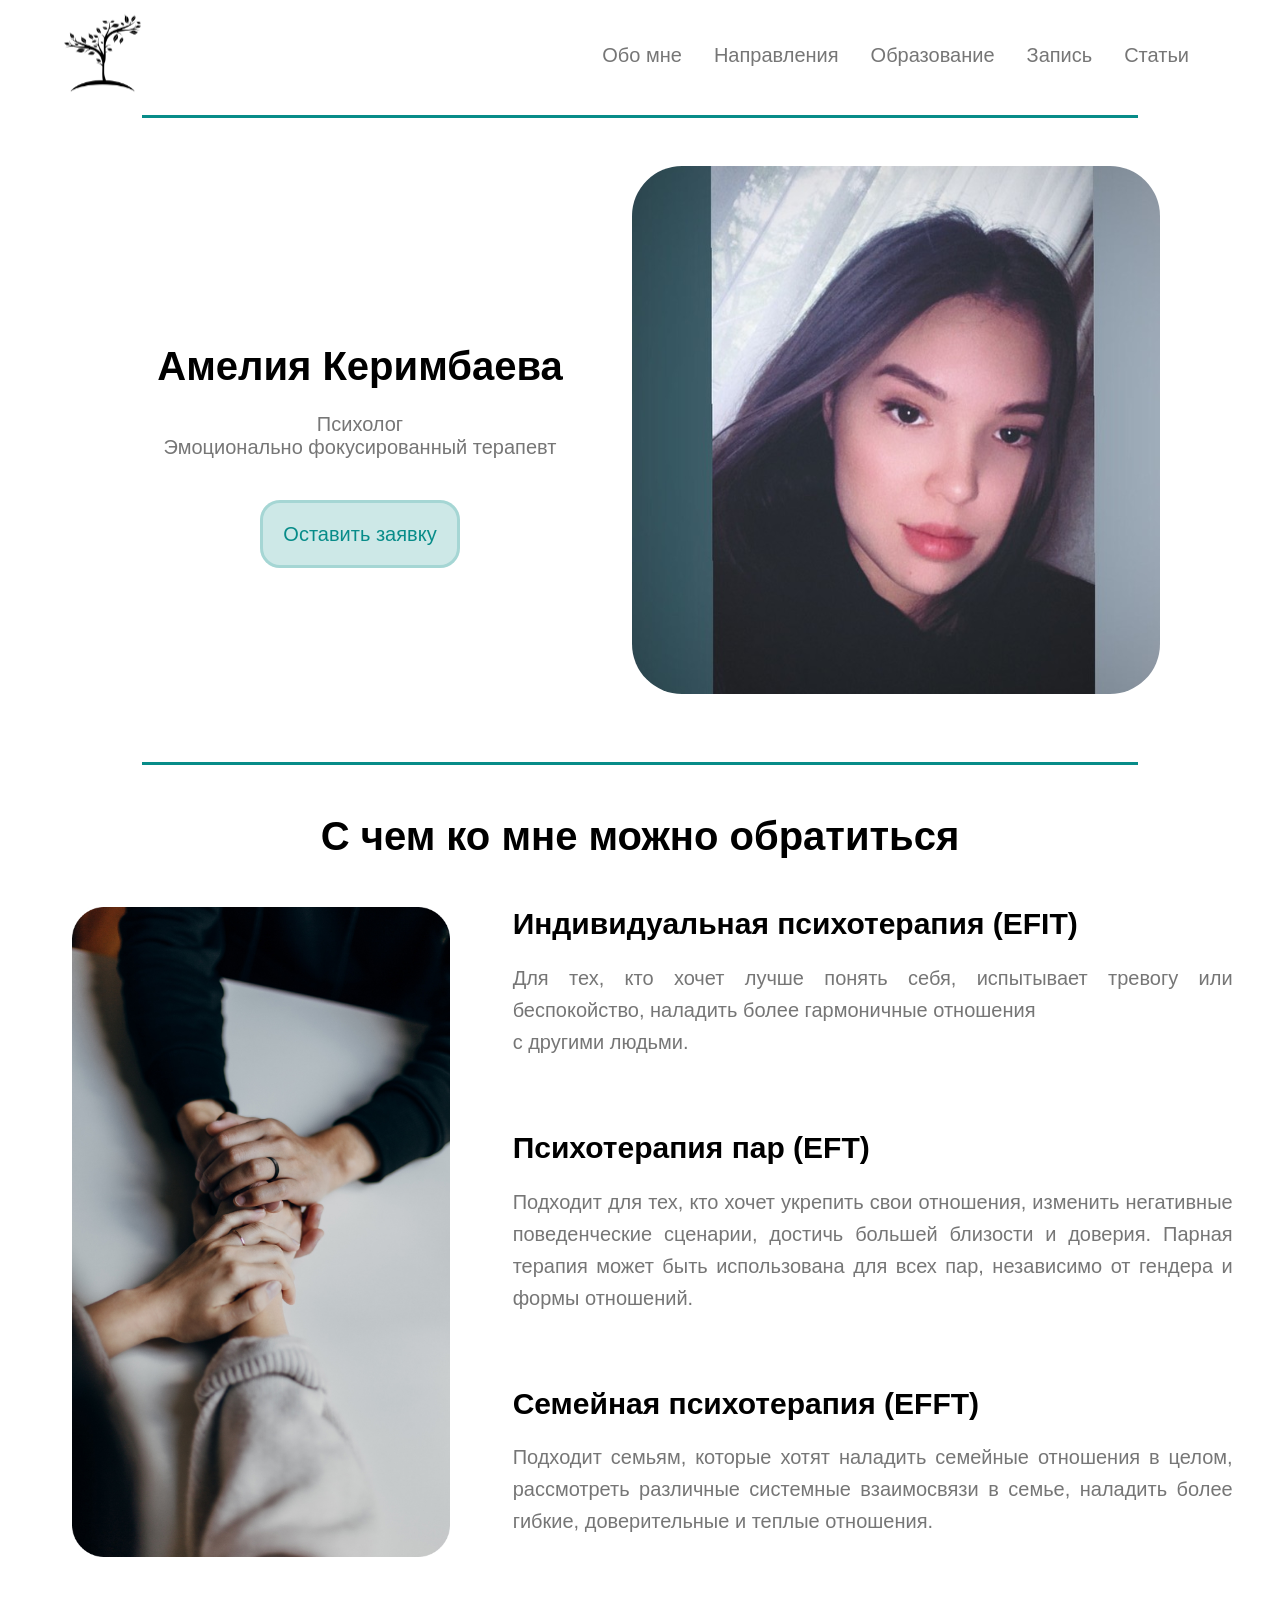
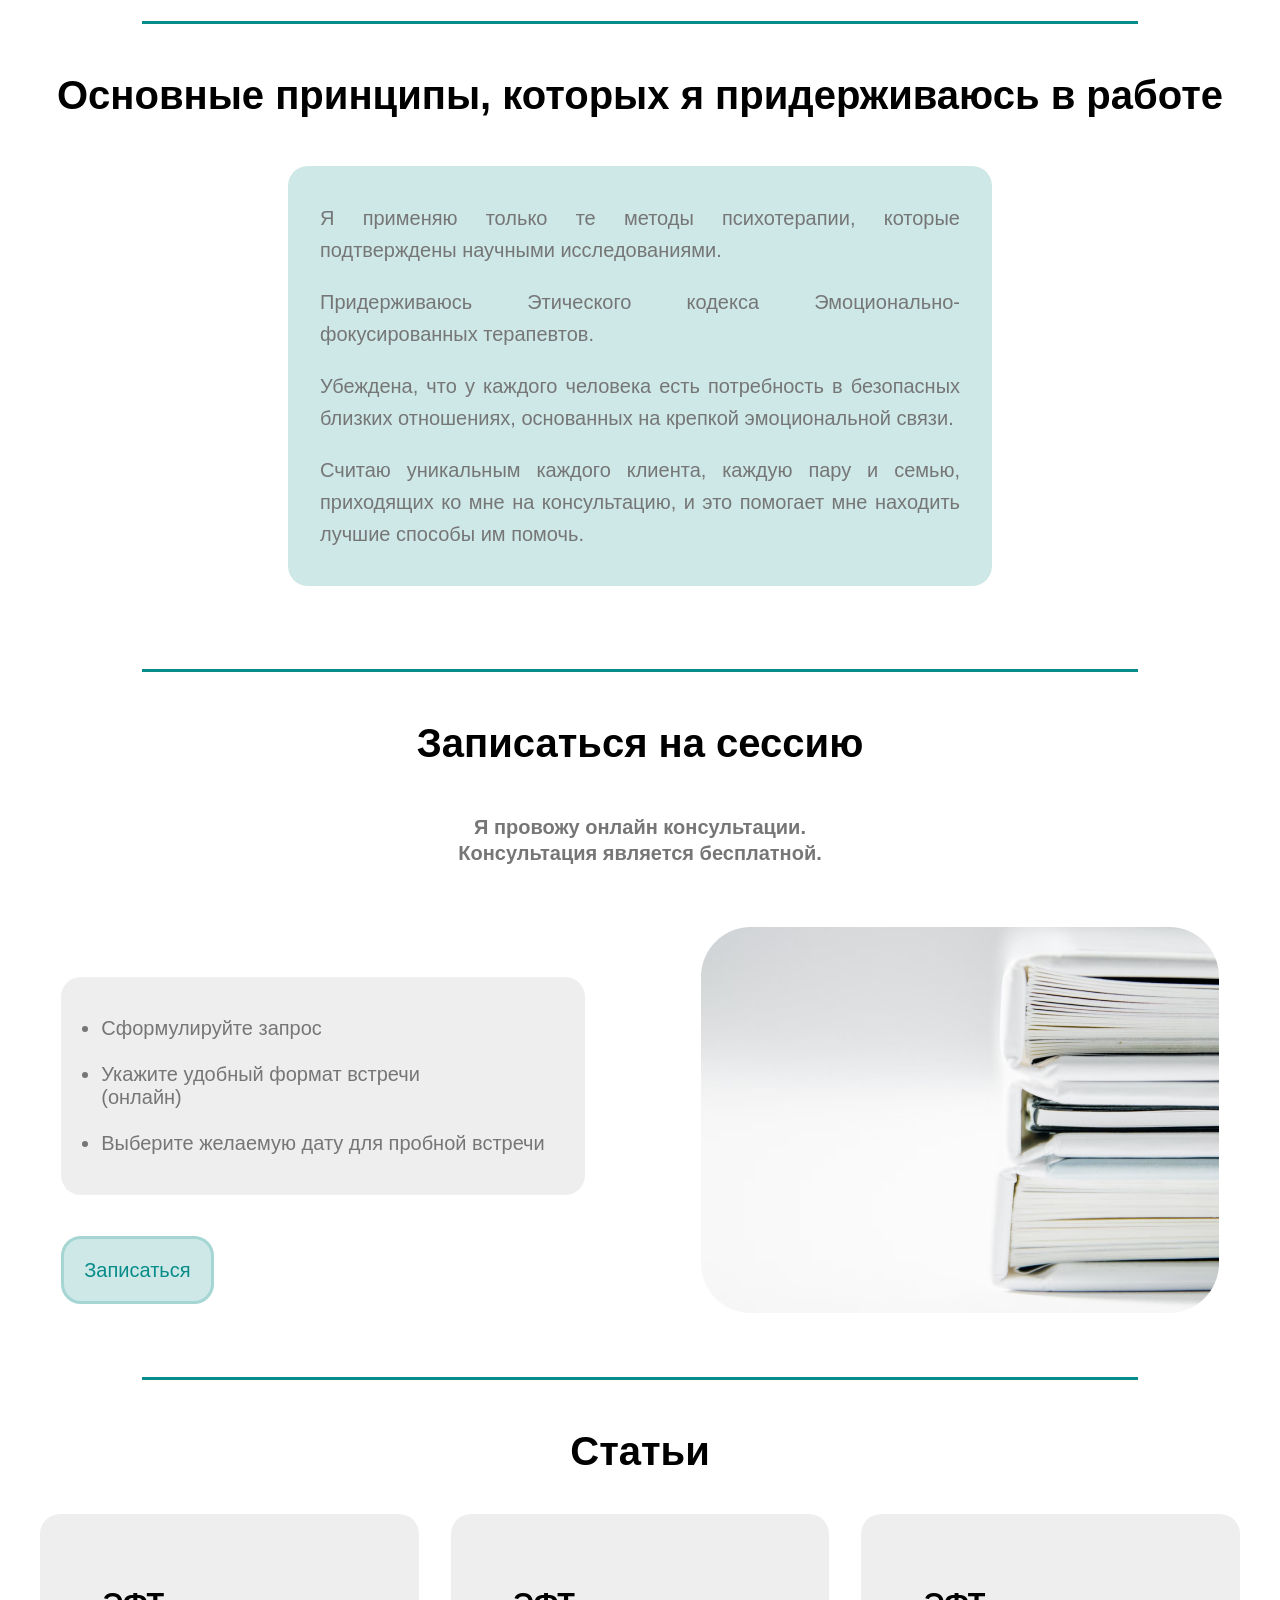
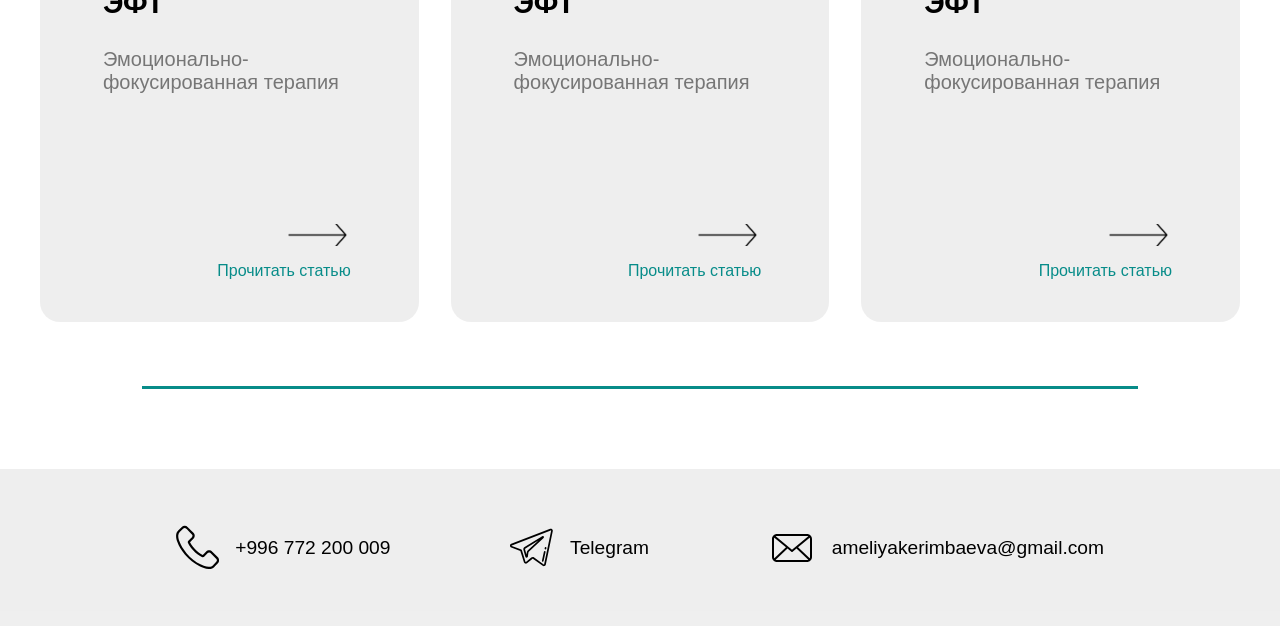
<file: index.html>
<!DOCTYPE html>
<html lang="en">

<head>
    <meta charset="UTF-8"/>
    <meta http-equiv="X-UA-Compatible" content="IE=edge"/>
    <meta name="viewport" content="width=device-width, initial-scale=1.0"/>
    <link rel="stylesheet" href="./src/assets/styles/vendor/normalize.css"/>
    <link rel="stylesheet" href="./src/assets/styles/main.css"/>
    <link rel="icon" href="./src/assets/images/Дерево.jpg" type="image/x-icon">

    <title>Психологическая помощь</title>
    <style>
    </style>
</head>

<body>
<!--Блок отвечающий за Header-->
<header class="header">
    <a href="#" class="header__logo" target="_blank">
        <img src="./src/assets/images/logo.svg" alt="Главное лого - дерево." class="header__image"/></a>
    <ul class="header__list">
        <li class="header__item">
            <a href="#" class="text header__link header__link_current">Обо мне</a>
        </li>
        <li class="header__item">
            <a href="#services" class="text header__link">Направления</a>
        </li>
        <li class="header__item">
            <a href="" class="text header__link" target="_blank">Образование</a>
        </li>
        <li class="header__item">
            <a href="#booking" class="text header__link">Запись</a>
        </li>
        <li class="header__item">
            <a href="./Articles.html" class="text header__link" target="_blank">Статьи</a>
        </li>
    </ul>
    <div class="hamburger-menu">
        <input id="hamburger-menu__toggle" type="checkbox"/>
        <label class="hamburger-menu__button" for="hamburger-menu__toggle">
            <span class="sp"></span>
        </label>
        <ul class="hamburger-menu__list">
            <li class="hamburger-menu__item">
                <a href="#" class="text hamburger-menu__link">Обо мне</a>
            </li>
            <li class="hamburger-menu__item">
                <a href="" class="text hamburger-menu__link" target="_blank">Образование</a>
            </li>
            <li class="hamburger-menu__item">
                <a href="./Articles.html" class="text hamburger-menu__link" target="_blank">Статьи</a>
            </li>
        </ul>
    </div>
</header>
<main class="main-container">
    <!-- Блок "Обо мне" -->
    <hr/>
    <article class="about">
        <div class="about__text">
            <h1 class="title_size-m title_mobile-border title">Амелия Керимбаева</h1>
            <p class="text">
                Психолог<br/>
                Эмоционально фокусированный терапевт<br/>
            </p>
            <div class="btn">
                <a href="https://t.me/Kerrimbaeva" target="_blank" class="btn__link border-radius">Оставить
                    заявку</a>
            </div>
        </div>
        <div class="about__img-item">
            <img src="./src/assets/images/Amelia.jpg" alt="portrait of Natalia"
                 class="about__img border-radius__img"/>
        </div>
    </article>
    <!-- Блок "Обо мне mobile" -->
    <article class="about-mobile">
        <h1 class="title_size-m title_mobile-border title">Амелия Керимбаева</h1>

        <img src="./src/assets/images/Amelia.jpg" alt="portrait of Natalia"
             class="about__img border-radius__img about__img-item"/>
        <p class="text ">
            Психолог<br/>
            Эмоционально фокусированный терапевт<br/>
        </p>

        <div class="btn">
            <a href="https://t.me/Kerrimbaeva" target="_blank" class="btn__link border-radius">Оставить заявку</a>
        </div>

        </div>
    </article>
    <!-- Блок услуги -->
    <hr id="services"/>
    <div class="services">
        <h2 class="services__title title title_mobile-border">
            С чем ко мне можно обратиться
        </h2>
        <div class="services-block">
            <img class="services__image" src="./src/assets/images/main-hand.jpg" alt="Предоставляемые услуги"/>
            <section class="services__text">
                <article class="services__text-block">
                    <p class="services__text-title title_size-s">
                        Индивидуальная психотерапия (EFIT)
                    </p>
                    <p class="services__text-description text">
                        Для тех, кто хочет лучше понять себя, испытывает тревогу или
                        беспокойство, наладить более гармоничные отношения <br/>
                        с другими людьми.
                    </p>
                </article>
                <article class="services__text-block">
                    <p class="services__text-title title_size-s">
                        Психотерапия пар (EFT)
                    </p>
                    <p class="services__text-description text">
                        Подходит для тех, кто хочет укрепить свои отношения, изменить
                        негативные поведенческие сценарии, достичь большей близости и
                        доверия. Парная терапия может быть использована для всех пар,
                        независимо от гендера и формы отношений.
                    </p>
                </article>
                <article class="services__text-block">
                    <p class="services__text-title title_size-s">
                        Семейная психотерапия (EFFT)
                    </p>
                    <p class="services__text-description text">
                        Подходит семьям, которые хотят наладить семейные отношения в
                        целом, рассмотреть различные системные взаимосвязи в семье,
                        наладить более гибкие, доверительные и теплые отношения.
                    </p>
                </article>

                <img class="services__image-mobile" src="./src/assets/images/main-hands_mobile.jpg"
                     alt="Предоставляемые услуги"/>
            </section>
        </div>
    </div>
    <!-- Блок принципы -->
    <hr/>
    <section class="principles">
        <h2 class="principles__tittle title title_mobile-border title_center">
            Основные принципы, которых я придерживаюсь в работе
        </h2>
        <h2 class="title_center title title_mobile-border title-none">
            Основные принципы
        </h2>

        <div class="principle_description">
            <p class="principles__text text">
                Я применяю только те методы психотерапии, которые подтверждены
                научными исследованиями.
            </p>
            <p class="principles__text text">
                Придерживаюсь Этического кодекса Эмоционально-фокусированных
                терапевтов.
            </p>
            <p class="principles__text text">
                Убеждена, что у каждого человека есть потребность в безопасных
                близких отношениях, основанных на крепкой эмоциональной связи.
            </p>
            <p class="principles__text text">
                Считаю уникальным каждого клиента, каждую пару и семью, приходящих
                ко мне на консультацию, и это помогает мне находить лучшие способы
                им помочь.
            </p>
        </div>
    </section>
    <!-- Блок запись -->
    <hr id="booking"/>
    <section class="booking">
        <h2 class="title_center title title_mobile-border">
            Записаться на сессию
        </h2>

        <p class="booking__info text">
            Я провожу онлайн консультации. <br/>
            Консультация является бесплатной.
        </p>

        <div class="booking-block2">
            <div>
                <ul class="text booking-block2__text">
                    <li>Сформулируйте запрос</li>
                    <br>
                    <li>
                        Укажите удобный формат встречи <br/>
                        (онлайн)
                    </li>
                    <br>
                    <li>
                        Выберите желаемую дату для пробной
                        встречи
                    </li>
                </ul>
                <div class="btn btn__booking">
                    <a href="https://t.me/Kerrimbaeva" target="_blank" class="btn__link border-radius">Записаться</a>
                </div>
            </div>
            <img class="booking__image" src="./src/assets/images/booking1.jpg" alt="books"/>
        </div>
    </section>

    <!-- Блок статьи -->
    <hr/>
    <section class="articles">
        <h2 class="title articles__title title_mobile-border">Статьи</h2>
        <div class="articles-card__wrapper">
            <div class="articles-card">
                <h3 class="articles-card__title title_size-s">ЭФТ</h3>
                <p class="text articles-card__text">
                    Эмоционально-фокусированная терапия
                </p>
                <a href="Articles.html" class="articles-card__link" target="_blank">
                    <svg class="articles-card__icon" xmlns="http://www.w3.org/2000/svg"
                         xmlns:xlink="http://www.w3.org/1999/xlink" width="107" height="22" viewBox="0 0 107 22"
                         fill="none">
                        <rect width="107" height="22" fill="url(#pattern0)"/>
                        <defs>
                            <pattern id="pattern0" patternContentUnits="objectBoundingBox" width="1" height="1">
                                <use xlink:href="#image0_420_142"
                                     transform="translate(0 -1.93182) scale(0.000997009 0.00484909)"/>
                            </pattern>
                            <image id="image0_420_142" width="1003" height="1003"
                                   xlink:href="[data-uri] ICr0b69DgAAoMPVQ9Wd1QfVq9Wp6rf2MgoAAACuVX+/OlN9+Af8+bk97AIAAIBr0i/1B4/03/vnf1Y371UgAAAAXEu+vz96qP/un1erG/YmEwAAAK4d/6s//lj/sPoPe5MJAAAA14Zb+5MN9d/989RexAIAAMC14P4+2Vj/sPqxPegFAACA5d3dJx/rH1Y/MD8ZAAAA1nagertPPtYvtd3LDgAAAOzQk429Xf/t6p7p1QAAALCww9X/bmywn61umx0OAAAAK7uzeqexwf5mddPscAAAAFjZfdXFxgb7y9UNs8MBAABgZY9Ulxsb7M9X+2eHAwAAwMqeaGysf1g9Nb0agO+IA3sdAABAVa+2HTr3vQPP+EL1fvVrOykCAAAA2lc90/gb9kdnhwMAAMDKrq9eamysv189NDscAAAAVnZj9Vpjg/18dffscAAAAFjZkepMY4P9bHXb7HAAAABY2Z3Vu40N9jerm2aHAwAAwMoeqC42Nthfrg7ODgcAAICVPVJdaWywP1ftnx0OAAAAK/ty41e6PTW9GoBP5MBeBwAA8MfySvWp6m8MPOML1e9U/20nRQAAAED7qmcaf8P+6OxwAAAAWNn11UuNjfX32w6uAwAAAHbkxuqNxgb7u9Xds8MBAABgZbdUZxob7Gc/eg4AAACwI3e2vSEfGexvVDfNDgcAAICVPVBdbGywv1wdnB0OAAAAK3ukutLYYH+u7bR5AAAAYEd+qPEr3Z6cXg0AAACLe7Lxwf7D06sBAABgYfvaPmcfGetXqkdnhwMAAMDKDlYvNTbY3287uA4AAADYkRvbrmQbGezvVnfPDgcAAICV3VKdaWywn/3oOQAAAMCO3Nn2hnxksL/R9qYeAAAA2JEH2n6DPjLYX2r7LTwAAACwI4+2nfI+MtifazttHgAAANiRH278DvYnp1cDAADA4p5sfLD/0PRqAAAAWNi+ts/ZR8b6leqR2eEAAACwsoPVy40N9ottB9cBAAAAO3JT25VsI4P93bar4QAAAIAduaU629hgP/PRcwAAAIAdubvtDfnIYH+junF2OAAAAKzsger9xgb7S9X1s8MBAABgZY+2nfI+MtifaTttHoAdOLDXAQAA7Llfr96r/t7AM+6q/nT1qzspAgAAAKp6qrG36x9WX55eDQAAAAvbXz3X2Fi/Uj0yOxwAAABWdrB6ubHBfrG6b3Y4AAAArOymtivZRgb7O9Wds8MBAABgZbdUZxsb7GeqI7PDAQAAYGV3V+cbG+yvVTfODgcAAICVPVS939hgf6m6fnY4AAAArOzRxq90e6baNzsc4LvVgb0OAADgqvfr1e+0vWX/pO6qbqj+406KAAAAgKqeavwN+xPTqwEAAGBh+6vnGhvrl6tHZocDAADAyg5WLzc22C9W980OBwAAgJXdVL3Z2GB/p7pzdjgAAACs7LbqbGOD/Ux1ZHY4AAAArOzu6nxjg/216vDscAAAAFjZQ9X7jQ32F6vrZ4cDAADAyh5t/Eq3Z6ZXA1zFDux1AAAA3/V+ve3t+t8deMZd1aHq5E6KAAAAgKqeavwN+xPTqwEAAGBh+6vnGxvrl6uHZ4cDAADAym6oXm5ssL9X3Tc7HAAAAFZ2U/VmY4P9ner22eEAAACwstuqs40N9m9WR2aHAwAAwMrurs43Nthfqw7PDgcAAICVPVRdamywv5grhwEAAGCnHmv8SrevTK8G2EP+hhIAgO+0r7e9XX9w4Bmfq66v/tNOigAAAICqnmr8DfsT06sBAABgYfur5xsb65erh2eHAwAAwMpuqF5ubLC/V903OxwAAABWdlP1ZmOD/Z3q9tnhAAAAsLLbqm83Nti/WX1mdjgAAACs7PPV+cYG+6vV4dnhAAAAsLKH2q51GxnsL+ZKYgAAANipxxq/0u0r06sBvoP8DSQAAHvt69WV6u8MPONzbf9t+593UgQAAABU29vx0Tfsj02vBgAAgIUdqJ5vbKxfqh6eHQ4AAAAru6HthPeRwf5e20nzAAAAwI58pnqzscH+7er22eEAAACwstvaBvfIYP9m2/AHAAAAduTz1fnGBvurbZ/WAwAAADvyUNuhcSOD/flcWQwAAAA79VjjV7p9ZXo1wAB/wwgAwNXu6x/9828PPONzH/3zpcEWAAAA4Pf4SuNv2B+bXg0AAAALO9D2+/ORsX6p7XfwAAAAwI7c0HbC+8hgP9920jwAAACwI59pu0N9ZLB/u+0udwAAAGBHbm8b3COD/c224Q8AAADsyOer9xob7K+2fVoPAAAA7MjDbYfGjQz253OlMQAAAOzUY41f6faV6dUA/x/+BhEAgO92X6/2V39r4Bmfq65U/3UnRQAAAEC1vR0ffcP+2PRqAAAAWNiB6sXGxvql6qHZ4QAAALCyw20nvI8M9vNtJ80DAAAAO/KZ6puNDfZvV7fNDgcAAICV3d42uEcG+5vVTbPDAQAAYGWfr95rbLC/XN0wOxwAAABW9nB1ubHB/nzb1XAAAADAjjzR+JVuT02vBq5pB/Y6AAAAvsNera6rHhh4xheqD6qv7aQIAAAAqOorjb9hf3R6NQAAACzsQPViY2P9/eqh2eEAAACwssNtn8WPDPbz1d2zwwEAAGBln6m+2dhgP1vdNjscAAAAVnZ79U5jg/3N6qbZ4QAAALCy+6r3GhvsL1c3zA4HAACAlT1cXW5ssD9f7Z8dDgAAACt7ovEr3Z6aXg0s7cBeBwAAwB57tTpY/c2BZ3yhulj92k6KAAAAgKqeafwN+6PTqwEAAGBh11cvNjbW368emh0OAAAAKztcvdbYYD9f3T07HAAAAFZ2pPpmY4P9bHXL7HAAAABY2e3VO40N9jeqm2aHAwAAwMruq95rbLC/3HbSPAAAALAjD1eXGxvsz1X7Z4cDAADAyp5o/Eq3p6ZXA9/VDux1AAAAXOVerQ5V9w884wttn9T/950UAQAAAFU909jb9SvVo9OrAQAAYGHXVy82Ntjfrx6YHQ4AAAArO1y91thgf7e6e3Y4AAAArOxIdaaxwX62umV2OAAAAKzszuqdxgb7G9WNs8MBAABgZfdVFxsb7C9VB2eHAwAAwMoeqS43Ntifq/bNDgcAAICVPdHYWP+wenJ6NXBVO7DXAQAA8F3u1eqG6v6BZ/y16nz18k6KAAAAgKqeaezt+pXq0enVAAAAsLDr2w6MGxns71cPzA4HAACAld1YvdbYYH+37Wo4AAAAYEeOVGcaG+xnqltmhwMAAMDK7qzeaWywv9H2ph4AAADYkfuqi40N9peqg7PDAQAAYGWPVJcbG+zPVftmhwMAAMDKnmhsrH9Y/avp1QAAALC4X2x8sH95ejUAAAAsbF/1TGNj/UrbZ/UAAADAjlzfdmDcyGC/WD0wOxwAAABWdmP1WmOD/d22q+EAAACAHTlSnWlssJ/56DkAAADAjtzZ9oZ8ZLC/1vamHgAAANiRB9p+gz4y2F9q+y08AAAAsCOPtJ3yPjLYn2k7bR4AAADYkS83fgf7L06vBgAAgMX9UuOD/Ynp1QAAALCwfW2fs4+M9cttn9UDAAAAO3J924FxI4P9YnXf7HAAAABY2Y3VG40N9nfaroYDAAAAduSW6kxjg/1MdWR2OAAAAKzszurdxgb7a21v6gEAAIAdeaDtN+gjg/2ltt/CAwAAADvySHWlscH+zPRqYNiBvQ4AAAD+UN+ofqv6voFn3FXdUP3HnRQBAAAAVT3Z2Nv1D6snplcDAADAwvZVzzU21i+3fVYPAAAA7MjBtgPjRgb7xeq+2eEAAACwshurNxob7O9Ut88OB/5krtvrAOCP9ANth8rcstchAMBV4crg//+m6sW2N+y/MZ4DfCfs2+sA4A/1l6tfqe7Y6xAAYElfr+6vzu91CPBxrm6Dq9Nfb/tN2mf3OgQAWNafrf5S9W/3OgT4OG/W4er0f6o/v9cRAMA14eHqhb2OAH6//XsdAHzMP85QBwDm+Ym9DgA+zliHq8+xvQ4AAK4pn88ugKuOfynh6vPn9joAALimHMx/f8BVx1iHq8//3esAAOCa8l71rb2OAH4/Yx2uPv9lrwMAgGvKqb0OAD7OafBwdXqrOrrXEQDANeH7ql/d6wjg9/NmHa5O/6g6t9cRAMDy/l2GOlyVvFmHq9ft1b+v/upehwAAS3qt+t7q/F6HAB9nrMPV74vVP6n+1F6HAABXhT9T/ZXBZ5ypvqf6jfEcAAAAuLZ9qvpG9eHAn3M5GwcAAAB24mD1tcaG+sXq3tnhAAAAsKJ91VcbG+qX235eBwAAAOzALzc21D+sHp9eDQAAAIv6ocaH+i9MrwYAAIBFfam60thQf3Z6NQAAACzq/uqDxob6yeq62eEAAACwojuq32xsqL9eHZ4dDgAAACv6bPWtxob66erI7HAAAABY0aeqbzQ21M9VR2eHAwAAwIoOVl9rbKhfqO6dHQ4AAAAr2ld9tbGhfrk6NjscAAAAVvXLjd+l/vj0agAAAFjUDzc+1H9+ejUAAAAs6kvVlcaG+rPTqwEAAGBR91cfNDbUT1bXzQ4HAACAFd1V/WZjQ/316vDscAAAAFjRZ6uzjQ3109WR2eEAAACwok9X32hsqJ+rjs4OBwAAgBUdrF5pbKhfqO6dHQ4AAAAr2l99tbGhfrk6NjscAAAAVvV043epPz69GgAAABb1Txsf6j8/vRoAAAAW9aXqSmND/dnp1QAAALCo+6sPGhvqJ6vrZocDAADAiu6qfrOxof56dXh2OAAAAKzos9XZxob66erI7HAAAABY0aerbzQ21M9VR2eHAwAAwIoOVq80NtQvVPfODgcAAIAV7a++2thQv1wdmx0OAAAAq3q68bvUH59eDQAAAIv6Z40P9Z+bXg0AAACL+lLjQ/3E9GoAAABY1IPVB40N9ZPVgdnhAAAAsKK7qvONDfXXq8OzwwEAAGBFn63ONjbUT1dHZocDAADAij5dfaOxoX6uOjo7HAAAAFZ0sHqlsaF+obp3djgAAACsaH/11caG+uXq2OxwAAAAWNXTjV/R9vj0agAAAFjUP298qP/s9GoAAABY1JcaH+onplcDAADAoh6sPmhsqJ+sDswOBwAAgBXdVZ1vbKifqg7PDgcAAIAV3VqdbWyon65unh0OAAAAK/p09VZjQ/1cdXR2OAAAAKzoUPVKY0P9QnXv7HAAAABY0f7qhcaG+uXq2OxwAAAAWNXTjV/R9vj0agAAAFjUjzQ+1H9mejUAAAAs6kuND/UT06sBAABgUQ9WHzQ21E9WB2aHAwAAwIruqs43NtRPVYdnhwMAAMCKbq3ONjbUT1c3zw4HAACAFX26equxoX6uOjo7HAAAAFZ0qHqlsaF+obp3djgAAACsaH/1QmND/XJ1bHY4AAAArOrpxq9oe3x6NQAAACzqRxsf6j8zvRoAAAAWdbzxoX5iejUAAAAs6sHqUmND/WR1YHY4AAAArOie6nxjQ/[base64]/XTbnewAAADAoJurtxob6m9XR2eHAwAAwIoOtX26PjLUL7R9Qg8AAAAMOlC90NhQv1Qdmx0OAAAAqzrR+BVtx6dXAwAAwKJ+ovGh/tPTqwEAAGBRxxsf6iemVwMAAMCijrX9znxkqJ9s+707AAAAMOietpPbR4b6qerw7HAAAABY0a1td6GPDPXTbXeyAwAAAINurt5qbKi/XR2dHQ4AAAArOtT26frIUL/Q9gk9AAAAMOhA9UJjQ/1S26F0AAAAwA6caPyKtuPTqwEAAGBRP9X4UP/p6dUAAACwqOOND/UT06sBAABgUcfafmc+MtRPtv3eHQAAABh0T9vJ7SND/VR1eHY4AAAArOho213oI0P9dNud7AAAAMCgm9uG9shQf7tt8AMAAACDDrd9uj4y1C+0fUIPAAAADDrQdhjcyFC/1HYoHQAAALADJxq/ou349GoAAABY1E83PtR/ano1AAAALOp440P9xPRqAAAAWNSxtt+Zjwz1F9p+7w4AAAAMuqft5PaRoX6qOjQ7HAAAAFZ0tO0u9JGhfrrtTnYAAABg0M1tQ3tkqL/dNvgBAACAQYfbPl0fGeoX2j6hBwAAAAYdqE42NtQvtR1KBwAAAOzAicavaDs+vRoAAAAW9TOND/WfnF4NAAAAi3q88aF+Yno1AAAALOpYdbmxof5C2+/dAQAAgEH3tp3cPjLUT1WHZocDAADAio5W5xob6m+13ckOAAAADLq5Ot3YUH+7unV2OAAAAKzocNun6yND/UJ1z+xwAAAAWNGB6mRjQ/1S26F0AAAAwA6caPyKtuPTqwEAAGBRP9v4UP/J6dUAAACwqMcbH+onplcDAADAoo5Vlxsb6i+0/d4dAAAAGHRv28ntI0P9VHVodjgAAACs6Gh1rrGh/lbbnewAAADAoCPV6caG+tvVrbPDAQAAYEWHq9cbG+rnq3tmhwMAAMCKrqtONjbUL1UPzg4HAACAVT3b+BVtx6dXAwAAwKJ+vvGh/hPTqwEAAGBRjzc+1E9MrwYAAIBFHasuNzbUX6gOzA4HAACAFd1bXWhsqJ+qDs0OBwAAgBUdrc41NtTfqm6eHQ4AAAArOlKdbmyov13dOjscAAAAVnS4er2xoX6+umd2OAAAAKzouupkY0P9UvXg7HAAAABY1bONX9F2fHo1AAAALOoXGh/qPz69GgAAABb1eOND/cT0agAAAFjUF6vLjQ31F6oDs8MBAABgRfdWFxsb6qeqQ7PDAQAAYEV3VOcaG+pvVTfPDgcAAIAVHam+1dhQf7u6dXY4AAAArOhw9XpjQ/18dc/scAAAAFjRddXJxob6perB2eEAAACwqmcbv6Lt+PRqAAAAWNS/bHyo//j0agAAAFjU440P9aenVwMAAMCivlhdbmyov1Dtnx0OAAAAK7q3utjYUD9VHZodDgAAACu6ozrX2FB/q7p5djgAAACs6Ej1rcaG+tvVrbPDAQAAYEWfql5vbKifr+6ZHQ4AAAAruq76WmND/VL14OxwAAAAWNG+6tnGr2g7PjscAAAAVvWLjQ/1H5teDQAAAIv6wcaH+tPTqwEAAGBRX6yuNDbUX6j2zw4HAACAFd1bXWxsqL9SHZodDgAAACu6ozrX2FB/q/r07HAAAABY0ZHqW40N9berW2eHAwAAwIo+Vb3e2FA/X90zOxwAAABWdF31tcaG+qXqwdnhAAAAsKJ91bONX9F2fHY4AAAArOqXGh/qPzq9GgAAABb1g40P9aenVwMAAMCi/mHjQ/2r06sBAABgUX+x7eT2kaH+cnXD7HAAAABY1b9pbKi/VX16ejUAAAAs6mD1233yoX62unV6NQAAACzszj75UD9f3TU/GQAAANZ2R598rD+0B70AAABwTfgkQ/3796QUAAAArhG/0p9sqP/I3mQCAADAteOO6kJ/vKH+r/eoEQAAAK45/6A/eqg/s2d1AAAAcI36nup/9PGR/kb1g3vYBcAe2rfXAQAAVPUXqts++t+/[base64]/9uBAAAAAAECQv/[base64]"/>
                        </defs>
                    </svg>

                    <p class="articles-card__link-text">Прочитать статью</p>
                </a>
            </div>
            <div class="articles-card">
                <h3 class="articles-card__title title_size-s">ЭФТ</h3>
                <p class="text articles-card__text">
                    Эмоционально-фокусированная терапия
                </p>
                <a href="Articles.html" class="articles-card__link" target="_blank">
                    <svg class="articles-card__icon" xmlns="http://www.w3.org/2000/svg"
                         xmlns:xlink="http://www.w3.org/1999/xlink" width="107" height="22" viewBox="0 0 107 22"
                         fill="none">
                        <rect width="107" height="22" fill="url(#pattern0)"/>
                        <defs>
                            <pattern id="pattern0" patternContentUnits="objectBoundingBox" width="1" height="1">
                                <use xlink:href="#image0_420_142"
                                     transform="translate(0 -1.93182) scale(0.000997009 0.00484909)"/>
                            </pattern>
                            <image id="image0_420_142" width="1003" height="1003"
                                   xlink:href="[data-uri]"/>
                        </defs>
                    </svg>
                    <p class="articles-card__link-text">Прочитать статью</p>
                </a>
            </div>
            <div class="articles-card articles-card_last">
                <h3 class="articles-card__title title_size-s">ЭФТ</h3>
                <p class="text articles-card__text">
                    Эмоционально-фокусированная терапия
                </p>
                <a href="Articles.html" class="articles-card__link" target="_blank">
                    <svg class="articles-card__icon" xmlns="http://www.w3.org/2000/svg"
                         xmlns:xlink="http://www.w3.org/1999/xlink" width="107" height="22" viewBox="0 0 107 22"
                         fill="none">
                        <rect width="107" height="22" fill="url(#pattern0)"/>
                        <defs>
                            <pattern id="pattern0" patternContentUnits="objectBoundingBox" width="1" height="1">
                                <use xlink:href="#image0_420_142"
                                     transform="translate(0 -1.93182) scale(0.000997009 0.00484909)"/>
                            </pattern>
                            <image id="image0_420_142" width="1003" height="1003"
                                   xlink:href="[data-uri]"/>
                        </defs>
                    </svg>
                    <p class="articles-card__link-text">Прочитать статью</p>
                </a>
            </div>
        </div>
    </section>
    <hr/>
</main>
<!--Блок отвечающий за нижний Footer-->
<footer class="footer">
    <ul class="footer__list">
        <li class="footer__item">
            <a class="footer__link" href="tel:+996 772 200 009">
                <svg class="footer__icon footer__icon_telephone" xmlns="http://www.w3.org/2000/svg"
                     xmlns:xlink="http://www.w3.org/1999/xlink" version="1.1" id="Capa_1" x="0px" y="0px"
                     viewBox="0 0 482.6 482.6" style="enable-background: new 0 0 482.6 482.6" xml:space="preserve">
                        <g>
                            <path
                                    d="M98.339,320.8c47.6,56.9,104.9,101.7,170.3,133.4c24.9,11.8,58.2,25.8,95.3,28.2c2.3,0.1,4.5,0.2,6.8,0.2   c24.9,0,44.9-8.6,61.2-26.3c0.1-0.1,0.3-0.3,0.4-0.5c5.8-7,12.4-13.3,19.3-20c4.7-4.5,9.5-9.2,14.1-14   c21.3-22.2,21.3-50.4-0.2-71.9l-60.1-60.1c-10.2-10.6-22.4-16.2-35.2-16.2c-12.8,0-25.1,5.6-35.6,16.1l-35.8,35.8   c-3.3-1.9-6.7-3.6-9.9-5.2c-4-2-7.7-3.9-11-6c-32.6-20.7-62.2-47.7-90.5-82.4c-14.3-18.1-23.9-33.3-30.6-48.8   c9.4-8.5,18.2-17.4,26.7-26.1c3-3.1,6.1-6.2,9.2-9.3c10.8-10.8,16.6-23.3,16.6-36s-5.7-25.2-16.6-36l-29.8-29.8   c-3.5-3.5-6.8-6.9-10.2-10.4c-6.6-6.8-13.5-13.8-20.3-20.1c-10.3-10.1-22.4-15.4-35.2-15.4c-12.7,0-24.9,5.3-35.6,15.5l-37.4,37.4   c-13.6,13.6-21.3,30.1-22.9,49.2c-1.9,23.9,2.5,49.3,13.9,80C32.739,229.6,59.139,273.7,98.339,320.8z M25.739,104.2   c1.2-13.3,6.3-24.4,15.9-34l37.2-37.2c5.8-5.6,12.2-8.5,18.4-8.5c6.1,0,12.3,2.9,18,8.7c6.7,6.2,13,12.7,19.8,19.6   c3.4,3.5,6.9,7,10.4,10.6l29.8,29.8c6.2,6.2,9.4,12.5,9.4,18.7s-3.2,12.5-9.4,18.7c-3.1,3.1-6.2,6.3-9.3,9.4   c-9.3,9.4-18,18.3-27.6,26.8c-0.2,0.2-0.3,0.3-0.5,0.5c-8.3,8.3-7,16.2-5,22.2c0.1,0.3,0.2,0.5,0.3,0.8   c7.7,18.5,18.4,36.1,35.1,57.1c30,37,61.6,65.7,96.4,87.8c4.3,2.8,8.9,5,13.2,7.2c4,2,7.7,3.9,11,6c0.4,0.2,0.7,0.4,1.1,0.6   c3.3,1.7,6.5,2.5,9.7,2.5c8,0,13.2-5.1,14.9-6.8l37.4-37.4c5.8-5.8,12.1-8.9,18.3-8.9c7.6,0,13.8,4.7,17.7,8.9l60.3,60.2   c12,12,11.9,25-0.3,37.7c-4.2,4.5-8.6,8.8-13.3,13.3c-7,6.8-14.3,13.8-20.9,21.7c-11.5,12.4-25.2,18.2-42.9,18.2   c-1.7,0-3.5-0.1-5.2-0.2c-32.8-2.1-63.3-14.9-86.2-25.8c-62.2-30.1-116.8-72.8-162.1-127c-37.3-44.9-62.4-86.7-79-131.5   C28.039,146.4,24.139,124.3,25.739,104.2z"/>
                        </g>

                    </svg>
                <p class="footer__text">+996 772 200 009</p>
            </a>
        </li>
        <li class="footer__item">
            <a href="https://t.me/Kerrimbaeva" class="footer__link">
                <svg class="footer__icon footer__icon_telegram" xmlns="http://www.w3.org/2000/svg"
                     xmlns:xlink="http://www.w3.org/1999/xlink" version="1.1" id="Layer_1" x="0px" y="0px"
                     viewBox="0 0 512 512" style="enable-background:new 0 0 512 512;" xml:space="preserve">
                        <g>
                            <g>
                                <g>
                                    <path
                                            d="M385.268,121.919l-210.569,129.69c-11.916,7.356-17.555,21.885-13.716,35.323l22.768,80     c1.945,6.821,8.015,11.355,14.999,11.355c0.389,0,0.782-0.014,1.176-0.043c7.466-0.542,13.374-6.103,14.367-13.515l5.92-43.866     c0.798-5.902,3.642-11.392,8.001-15.45l173.765-161.524c5.251-4.869,5.945-12.842,1.618-18.545     C399.263,119.636,391.388,118.16,385.268,121.919z M214.32,290.478c-7.808,7.268-12.895,17.089-14.323,27.655l-2.871,21.278     l-16.527-58.072c-1.343-4.704,0.635-9.791,4.805-12.365l154.258-95.007L214.32,290.478z"/>
                                    <path
                                            d="M503.67,37.382c-6.579-5.576-15.657-7.111-23.698-4.005L15.08,212.719C5.873,216.27-0.047,224.939,0,234.804     c0.048,9.874,6.055,18.495,15.316,21.965l108.59,40.529l42.359,136.225c2.326,7.489,8.197,13.308,15.703,15.566     c7.502,2.256,15.604,0.643,21.66-4.31l63.14-51.473c3.032-2.472,7.362-2.594,10.528-0.295l113.883,82.681     c4.097,2.978,8.932,4.511,13.823,4.511c2.865,0,5.749-0.526,8.517-1.596c7.486-2.895,12.93-9.312,14.56-17.163l83.429-401.309     C513.26,51.685,510.257,42.967,503.67,37.382z M491.536,55.99l-83.428,401.308c-0.302,1.45-1.346,2.053-1.942,2.284     c-0.6,0.232-1.785,0.489-2.997-0.393l-113.887-82.685c-5.091-3.696-11.077-5.531-17.052-5.531     c-6.518,0-13.027,2.185-18.347,6.519l-63.154,51.485c-1.124,0.92-2.291,0.756-2.885,0.577c-0.598-0.18-1.665-0.69-2.099-2.086     l-43.845-141.006c-0.937-3.013-3.217-5.423-6.173-6.527L22.462,237.662c-1.696-0.635-2.057-1.958-2.062-2.957     c-0.005-0.99,0.343-2.307,2.023-2.955L487.316,52.409c0.002-0.001,0.005-0.002,0.008-0.003c1.51-0.583,2.627,0.087,3.159,0.537     C491.017,53.398,491.867,54.398,491.536,55.99z"/>
                                </g>
                            </g>
                        </g>
                    <g>
                            <g>
                                <path
                                        d="M427.481,252.142c-5.506-1.196-10.936,2.299-12.131,7.804l-1.55,7.14c-1.195,5.505,2.299,10.936,7.804,12.131    c0.729,0.158,1.456,0.234,2.174,0.234c4.695,0,8.92-3.262,9.958-8.037l1.55-7.14C436.48,258.769,432.985,253.338,427.481,252.142z    "/>
                            </g>
                        </g>
                    <g>
                            <g>
                                <path
                                        d="M417.281,299.122c-5.512-1.195-10.938,2.299-12.132,7.804l-23.459,108.051c-1.195,5.505,2.299,10.936,7.803,12.131    c0.73,0.158,1.457,0.234,2.174,0.234c4.696,0,8.92-3.262,9.958-8.037l23.459-108.052    C426.279,305.748,422.785,300.317,417.281,299.122z"/>
                            </g>
                    </svg>
                <p class="footer__text">Telegram</p>
            </a>
        </li>
        <li class="footer__item">
            <a href="mailto:ameliyakerimbaeva@gmail.com" class="footer__link">
                <svg class="footer__icon footer__icon_mail"
                     xmlns="http://www.w3.org/2000/svg" viewBox="0 0 24 24">
                    <path
                            d="M3.84674576,17.8602756 C4.0442161,17.955959 4.26584099,18.0096122 4.49999728,18.0096122 L19.5,18.0096122 C19.734157,18.0096122 19.9557825,17.9559587 20.1532533,17.8602747 L14.2446247,12.2992125 L12.3178536,13.8859651 C12.1332257,14.0380116 11.8667743,14.0380116 11.6821464,13.8859651 L9.75537533,12.2992125 L3.84674576,17.8602756 L3.84674576,17.8602756 Z M3.1430925,17.1498223 C3.1477226,17.1451097 3.15246435,17.1404678 3.15731765,17.1359 L8.97720082,11.6583629 L3.18214637,6.88596512 C3.16950983,6.87555855 3.15751523,6.86466152 3.14616744,6.85332433 C3.05246763,7.04913384 2.99999728,7.26843937 2.99999728,7.5 L2.99999728,16.5096122 C2.99999728,16.7386275 3.05132045,16.9556556 3.1430925,17.1498223 L3.1430925,17.1498223 Z M20.8569057,17.1498204 C20.9486772,16.9556542 21,16.7386268 21,16.5096122 L21,7.5 C21,7.26844009 20.94753,7.04913522 20.8538307,6.85332617 C20.8424835,6.86466269 20.8304895,6.87555911 20.8178536,6.88596512 L15.0227992,11.6583629 L20.8426823,17.1359 C20.847535,17.1404672 20.8522762,17.1451085 20.8569057,17.1498204 L20.8569057,17.1498204 Z M20.1444281,6.14509696 C19.9491886,6.05206979 19.7306751,6 19.5,6 L4.49999728,6 C4.26932289,6 4.05080997,6.05206949 3.85557086,6.14509614 L12,12.8522731 L20.1444281,6.14509696 L20.1444281,6.14509696 Z M4.49999728,5 L19.5,5 C20.8807119,5 22,6.11928813 22,7.5 L22,16.5096122 C22,17.8903241 20.8807119,19.0096122 19.5,19.0096122 L4.49999728,19.0096122 C3.11928541,19.0096122 1.99999728,17.8903241 1.99999728,16.5096122 L1.99999728,7.5 C1.99999728,6.11928813 3.11928541,5 4.49999728,5 Z"/>
                </svg>
                <p class="footer__text">ameliyakerimbaeva@gmail.com</p>
            </a>
        </li>
    </ul>
</footer>
</body>

</html>
</file>
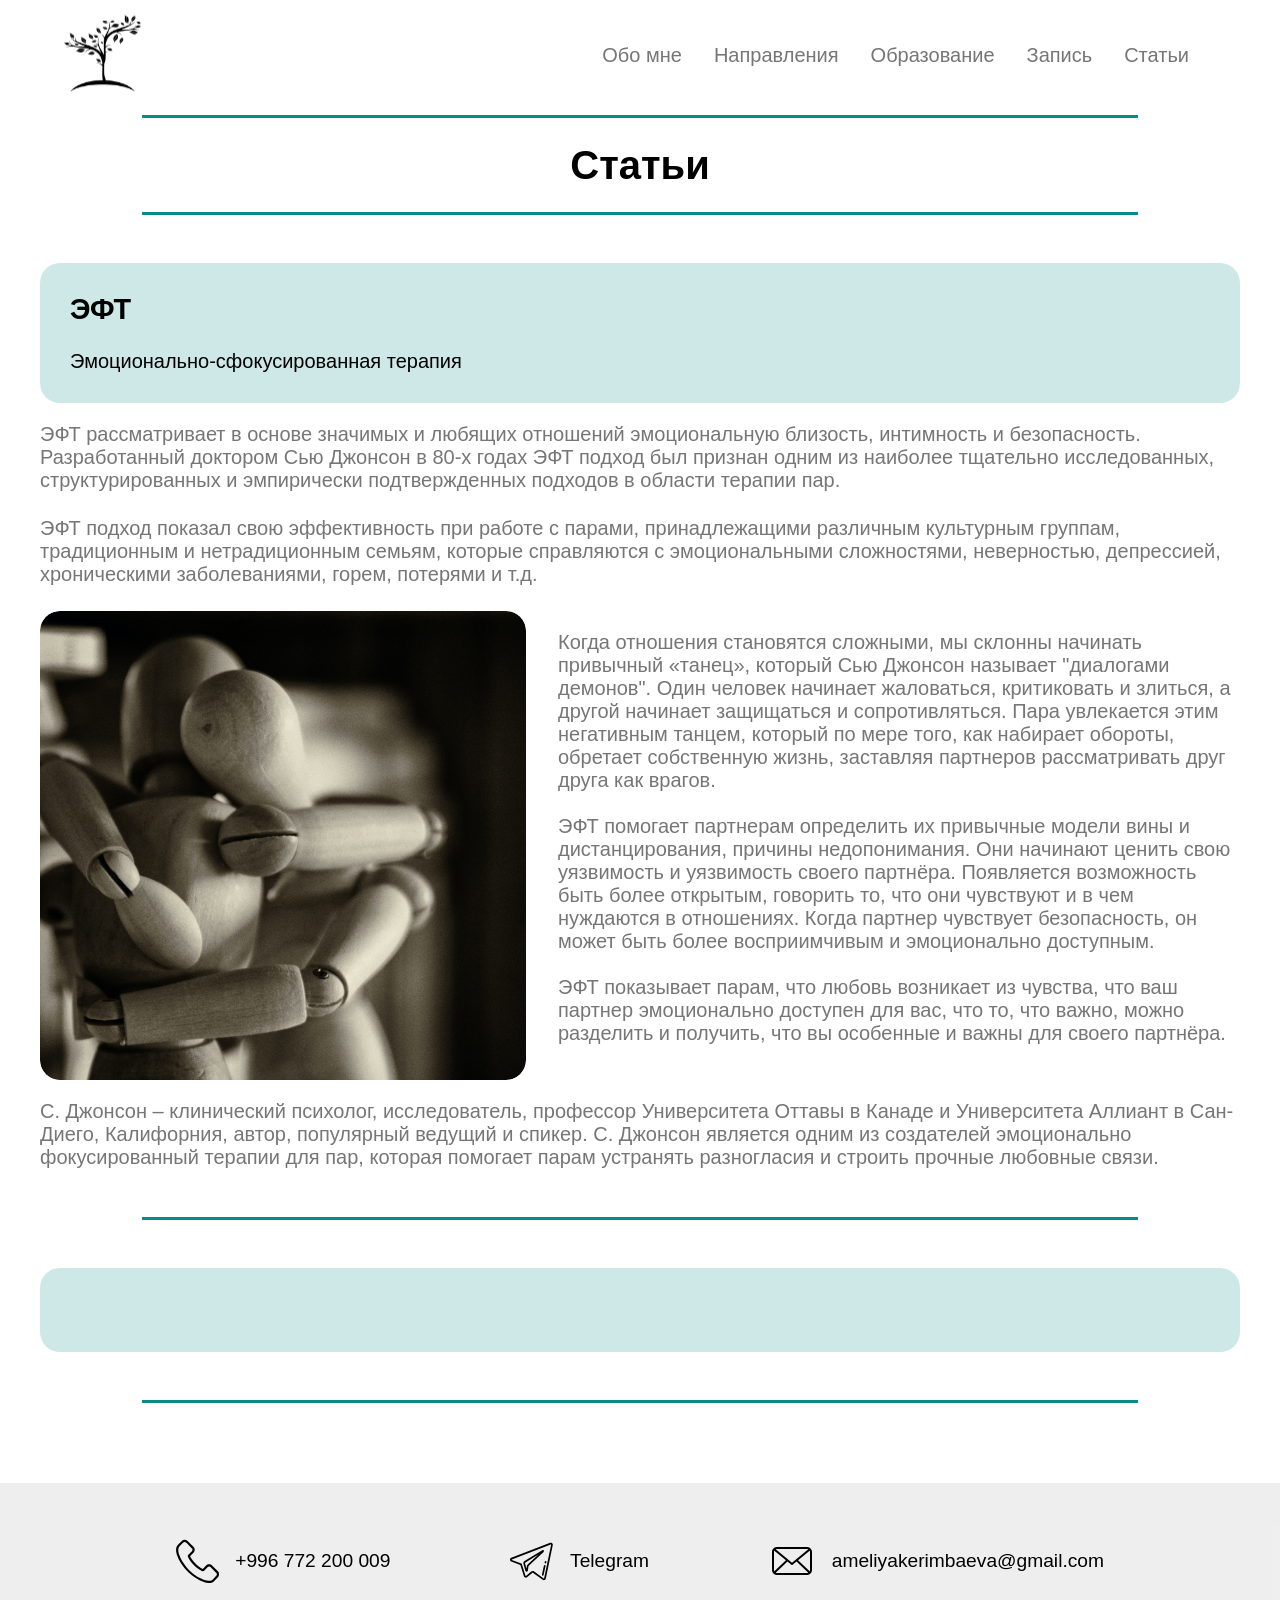
<file: Articles.html>
<!DOCTYPE html>
<html lang="en">

<head>
    <meta charset="UTF-8">
    <meta http-equiv="X-UA-Compatible" content="IE=edge">
    <meta name="viewport" content="width=device-width, initial-scale=1.0">
    <link rel="stylesheet" href="./src/assets/styles/vendor/normalize.css">
    <link rel="stylesheet" href="./src/assets/styles/main.css">
    <link rel="icon" href="./src/assets/images/Статьи.png" type="image/x-icon">

    <title>Статьи</title>
</head>

<body>
    <header class="header">
        <a href="index.html" class="header__logo" target="_blank">
            <img src="./src/assets/images/logo.svg" alt="Главное лого - дерево." class="header__image"></a>
        <ul class="header__list">
            <li class="header__item"><a href="index.html" class="text header__link header__link_current"
                    target="_blank">Обо мне</a></li>
            <li class="header__item"><a href="index.html#services" class="text header__link"
                    target="_blank">Направления</a></li>
            <li class="header__item"><a href="" class="text header__link"
                    target="_blank">Образование</a></li>
            <li class="header__item"><a href="index.html#booking" class="text header__link" target="_blank">Запись</a>
            </li>
            <li class="header__item"><a href="#" class="text header__link" target="_blank">Статьи</a></li>
        </ul>
        <div class="hamburger-menu">
            <input id="hamburger-menu__toggle" type="checkbox" />
            <label class="hamburger-menu__button" for="hamburger-menu__toggle">
                <span class="span-articles"></span>
            </label>
            <ul class="hamburger-menu__list">
                <li class="hamburger-menu__item">
                    <a href="index.html" class="text hamburger-menu__link">Обо мне</a>
                </li>
                <li class="hamburger-menu__item">
                    <a href="index.html#services" class="text hamburger-menu__link">Направления</a>
                </li>
                <li class="hamburger-menu__item">
                    <a href="" class="text hamburger-menu__link" target="_blank">Образование</a>
                </li>
                <li class="hamburger-menu__item">
                    <a href="index.html#booking" class="text hamburger-menu__link">Запись</a>
                </li>
                <li class="hamburger-menu__item">
                    <a href="./Articles.html" class="text hamburger-menu__link" target="_blank">Статьи</a>
                </li>
            </ul>
        </div>
    </header>
    <main class="main-container">
        <hr>
        <h1 class="title title_center title_mobile-border">Статьи</h1>
        <hr>
        <section class="article">
            <div class="article__title-wrapper">
                <h2 class="article__title title_size-s">ЭФТ</h2>
                <p class="text article__subtitle">Эмоционально-сфокусированная терапия</p>
            </div>
            <p class="text article__text">ЭФТ рассматривает в основе значимых и любящих отношений эмоциональную
                близость,
                интимность и
                безопасность.
                Разработанный доктором Сью Джонсон в 80-х годах ЭФТ подход был признан одним из наиболее тщательно
                исследованных,
                структурированных и эмпирически подтвержденных подходов в области терапии пар.
            </p>
            <p class="text article__text">ЭФТ подход показал свою эффективность при работе с парами, принадлежащими
                различным
                культурным группам, традиционным и
                нетрадиционным семьям, которые справляются с эмоциональными сложностями, неверностью, депрессией,
                хроническими
                заболеваниями, горем, потерями и т.д.
            </p>
            <div class="article__wrapper"><img class="article__image article__image_left"
                    src="./src/assets/images/article-photo.jpg" alt="Деревянные человечки обнимаются">
                <p class="text article__text">Когда отношения становятся сложными, мы склонны начинать привычный
                    «танец»,
                    который Сью
                    Джонсон называет "диалогами
                    демонов". Один человек начинает жаловаться, критиковать и злиться, а другой начинает защищаться и
                    сопротивляться. Пара
                    увлекается этим негативным танцем, который по мере того, как набирает обороты, обретает собственную
                    жизнь, заставляя
                    партнеров рассматривать друг друга как врагов.
                    <br><br>
                    ЭФТ помогает партнерам определить их привычные модели вины и
                    дистанцирования,
                    причины
                    недопонимания. Они начинают ценить
                    свою уязвимость и уязвимость своего партнёра. Появляется возможность быть более открытым, говорить
                    то,
                    что они чувствуют
                    и в чем нуждаются в отношениях. Когда партнер чувствует безопасность, он может быть более
                    восприимчивым
                    и эмоционально
                    доступным.
                    <br><br>
                    ЭФТ показывает парам, что любовь возникает из чувства, что ваш партнер
                    эмоционально доступен
                    для вас, что то, что важно,
                    можно разделить и получить, что вы особенные и важны для своего партнёра.
                </p>
            </div>
            <p class="text article__text">С. Джонсон – клинический психолог, исследователь, профессор Университета
                Оттавы в Канаде и
                Университета Аллиант в
                Сан-Диего, Калифорния, автор, популярный ведущий и спикер. С. Джонсон является одним из создателей
                эмоционально
                фокусированный терапии для пар, которая помогает парам устранять разногласия и строить прочные
                любовные
                связи.</p>
        </section>
        <hr>
        <section class="article">
            <div class="article__title-wrapper">
                <h2 class="article__title title_size-s"></h2>
                <p class="text article__subtitle"></p>
            </div>
        </section>
        <hr>
    </main>
    <footer class="footer">
        <ul class="footer__list">
            <li class="footer__item">
                <a class="footer__link" href="tel:+996 772 200 009">
                    <svg class="footer__icon footer__icon_telephone" xmlns="http://www.w3.org/2000/svg"
                        xmlns:xlink="http://www.w3.org/1999/xlink" version="1.1" id="Capa_1" x="0px" y="0px"
                        viewBox="0 0 482.6 482.6" style="enable-background:new 0 0 482.6 482.6;" xml:space="preserve">
                        <g>
                            <path
                                d="M98.339,320.8c47.6,56.9,104.9,101.7,170.3,133.4c24.9,11.8,58.2,25.8,95.3,28.2c2.3,0.1,4.5,0.2,6.8,0.2   c24.9,0,44.9-8.6,61.2-26.3c0.1-0.1,0.3-0.3,0.4-0.5c5.8-7,12.4-13.3,19.3-20c4.7-4.5,9.5-9.2,14.1-14   c21.3-22.2,21.3-50.4-0.2-71.9l-60.1-60.1c-10.2-10.6-22.4-16.2-35.2-16.2c-12.8,0-25.1,5.6-35.6,16.1l-35.8,35.8   c-3.3-1.9-6.7-3.6-9.9-5.2c-4-2-7.7-3.9-11-6c-32.6-20.7-62.2-47.7-90.5-82.4c-14.3-18.1-23.9-33.3-30.6-48.8   c9.4-8.5,18.2-17.4,26.7-26.1c3-3.1,6.1-6.2,9.2-9.3c10.8-10.8,16.6-23.3,16.6-36s-5.7-25.2-16.6-36l-29.8-29.8   c-3.5-3.5-6.8-6.9-10.2-10.4c-6.6-6.8-13.5-13.8-20.3-20.1c-10.3-10.1-22.4-15.4-35.2-15.4c-12.7,0-24.9,5.3-35.6,15.5l-37.4,37.4   c-13.6,13.6-21.3,30.1-22.9,49.2c-1.9,23.9,2.5,49.3,13.9,80C32.739,229.6,59.139,273.7,98.339,320.8z M25.739,104.2   c1.2-13.3,6.3-24.4,15.9-34l37.2-37.2c5.8-5.6,12.2-8.5,18.4-8.5c6.1,0,12.3,2.9,18,8.7c6.7,6.2,13,12.7,19.8,19.6   c3.4,3.5,6.9,7,10.4,10.6l29.8,29.8c6.2,6.2,9.4,12.5,9.4,18.7s-3.2,12.5-9.4,18.7c-3.1,3.1-6.2,6.3-9.3,9.4   c-9.3,9.4-18,18.3-27.6,26.8c-0.2,0.2-0.3,0.3-0.5,0.5c-8.3,8.3-7,16.2-5,22.2c0.1,0.3,0.2,0.5,0.3,0.8   c7.7,18.5,18.4,36.1,35.1,57.1c30,37,61.6,65.7,96.4,87.8c4.3,2.8,8.9,5,13.2,7.2c4,2,7.7,3.9,11,6c0.4,0.2,0.7,0.4,1.1,0.6   c3.3,1.7,6.5,2.5,9.7,2.5c8,0,13.2-5.1,14.9-6.8l37.4-37.4c5.8-5.8,12.1-8.9,18.3-8.9c7.6,0,13.8,4.7,17.7,8.9l60.3,60.2   c12,12,11.9,25-0.3,37.7c-4.2,4.5-8.6,8.8-13.3,13.3c-7,6.8-14.3,13.8-20.9,21.7c-11.5,12.4-25.2,18.2-42.9,18.2   c-1.7,0-3.5-0.1-5.2-0.2c-32.8-2.1-63.3-14.9-86.2-25.8c-62.2-30.1-116.8-72.8-162.1-127c-37.3-44.9-62.4-86.7-79-131.5   C28.039,146.4,24.139,124.3,25.739,104.2z" />
                    </svg>
                    <p class="footer__text">+996 772 200 009</p>
                </a>
            </li>
            <li class="footer__item">
                <a href="https://t.me/Kerrimbaeva" class="footer__link"><svg class="footer__icon footer__icon_telegram"
                        xmlns="http://www.w3.org/2000/svg" xmlns:xlink="http://www.w3.org/1999/xlink" version="1.1"
                        id="Layer_1" x="0px" y="0px" viewBox="0 0 512 512" style="enable-background:new 0 0 512 512;"
                        xml:space="preserve">
                        <g>
                            <g>
                                <g>
                                    <path
                                        d="M385.268,121.919l-210.569,129.69c-11.916,7.356-17.555,21.885-13.716,35.323l22.768,80     c1.945,6.821,8.015,11.355,14.999,11.355c0.389,0,0.782-0.014,1.176-0.043c7.466-0.542,13.374-6.103,14.367-13.515l5.92-43.866     c0.798-5.902,3.642-11.392,8.001-15.45l173.765-161.524c5.251-4.869,5.945-12.842,1.618-18.545     C399.263,119.636,391.388,118.16,385.268,121.919z M214.32,290.478c-7.808,7.268-12.895,17.089-14.323,27.655l-2.871,21.278     l-16.527-58.072c-1.343-4.704,0.635-9.791,4.805-12.365l154.258-95.007L214.32,290.478z" />
                                    <path
                                        d="M503.67,37.382c-6.579-5.576-15.657-7.111-23.698-4.005L15.08,212.719C5.873,216.27-0.047,224.939,0,234.804     c0.048,9.874,6.055,18.495,15.316,21.965l108.59,40.529l42.359,136.225c2.326,7.489,8.197,13.308,15.703,15.566     c7.502,2.256,15.604,0.643,21.66-4.31l63.14-51.473c3.032-2.472,7.362-2.594,10.528-0.295l113.883,82.681     c4.097,2.978,8.932,4.511,13.823,4.511c2.865,0,5.749-0.526,8.517-1.596c7.486-2.895,12.93-9.312,14.56-17.163l83.429-401.309     C513.26,51.685,510.257,42.967,503.67,37.382z M491.536,55.99l-83.428,401.308c-0.302,1.45-1.346,2.053-1.942,2.284     c-0.6,0.232-1.785,0.489-2.997-0.393l-113.887-82.685c-5.091-3.696-11.077-5.531-17.052-5.531     c-6.518,0-13.027,2.185-18.347,6.519l-63.154,51.485c-1.124,0.92-2.291,0.756-2.885,0.577c-0.598-0.18-1.665-0.69-2.099-2.086     l-43.845-141.006c-0.937-3.013-3.217-5.423-6.173-6.527L22.462,237.662c-1.696-0.635-2.057-1.958-2.062-2.957     c-0.005-0.99,0.343-2.307,2.023-2.955L487.316,52.409c0.002-0.001,0.005-0.002,0.008-0.003c1.51-0.583,2.627,0.087,3.159,0.537     C491.017,53.398,491.867,54.398,491.536,55.99z" />
                                </g>
                            </g>
                        </g>

                                <path
                                    d="M427.481,252.142c-5.506-1.196-10.936,2.299-12.131,7.804l-1.55,7.14c-1.195,5.505,2.299,10.936,7.804,12.131    c0.729,0.158,1.456,0.234,2.174,0.234c4.695,0,8.92-3.262,9.958-8.037l1.55-7.14C436.48,258.769,432.985,253.338,427.481,252.142z    " />
                            </g>
                        </g>
                            <g>
                                <path
                                    d="M417.281,299.122c-5.512-1.195-10.938,2.299-12.132,7.804l-23.459,108.051c-1.195,5.505,2.299,10.936,7.803,12.131    c0.73,0.158,1.457,0.234,2.174,0.234c4.696,0,8.92-3.262,9.958-8.037l23.459-108.052    C426.279,305.748,422.785,300.317,417.281,299.122z" />
                            </g>
                    </svg>
                    <p class="footer__text">Telegram</p>
                </a>
            </li>
            <li class="footer__item">
                <a href="mailto:ameliyakerimbaeva@gmail.com" class="footer__link"><svg class="footer__icon footer__icon_mail"
                        xmlns="http://www.w3.org/2000/svg" viewBox="0 0 24 24">
                        <path
                            d="M3.84674576,17.8602756 C4.0442161,17.955959 4.26584099,18.0096122 4.49999728,18.0096122 L19.5,18.0096122 C19.734157,18.0096122 19.9557825,17.9559587 20.1532533,17.8602747 L14.2446247,12.2992125 L12.3178536,13.8859651 C12.1332257,14.0380116 11.8667743,14.0380116 11.6821464,13.8859651 L9.75537533,12.2992125 L3.84674576,17.8602756 L3.84674576,17.8602756 Z M3.1430925,17.1498223 C3.1477226,17.1451097 3.15246435,17.1404678 3.15731765,17.1359 L8.97720082,11.6583629 L3.18214637,6.88596512 C3.16950983,6.87555855 3.15751523,6.86466152 3.14616744,6.85332433 C3.05246763,7.04913384 2.99999728,7.26843937 2.99999728,7.5 L2.99999728,16.5096122 C2.99999728,16.7386275 3.05132045,16.9556556 3.1430925,17.1498223 L3.1430925,17.1498223 Z M20.8569057,17.1498204 C20.9486772,16.9556542 21,16.7386268 21,16.5096122 L21,7.5 C21,7.26844009 20.94753,7.04913522 20.8538307,6.85332617 C20.8424835,6.86466269 20.8304895,6.87555911 20.8178536,6.88596512 L15.0227992,11.6583629 L20.8426823,17.1359 C20.847535,17.1404672 20.8522762,17.1451085 20.8569057,17.1498204 L20.8569057,17.1498204 Z M20.1444281,6.14509696 C19.9491886,6.05206979 19.7306751,6 19.5,6 L4.49999728,6 C4.26932289,6 4.05080997,6.05206949 3.85557086,6.14509614 L12,12.8522731 L20.1444281,6.14509696 L20.1444281,6.14509696 Z M4.49999728,5 L19.5,5 C20.8807119,5 22,6.11928813 22,7.5 L22,16.5096122 C22,17.8903241 20.8807119,19.0096122 19.5,19.0096122 L4.49999728,19.0096122 C3.11928541,19.0096122 1.99999728,17.8903241 1.99999728,16.5096122 L1.99999728,7.5 C1.99999728,6.11928813 3.11928541,5 4.49999728,5 Z" />
                    </svg>
                    <p class="footer__text">ameliyakerimbaeva@gmail.com</p>
                </a>
            </li>
        </ul>
    </footer>
</body>
</html>
</file>
<file: src/assets/styles/main.css>
body {
  font-family: "Roboto", sans-serif;
  margin: 0;
  padding: 0;
}

.border-radius_color {
  border: 3.5px solid rgba(7, 140, 137, 0.2);
}

@media (min-width: 320px) and (max-width: 480px) {
  .border-radius_color {
    border: 2.5px solid rgba(7, 140, 137, 0.2);
  }
}
.border-radius__img {
  border-radius: 50px;
}

.border-radius {
  border: 3px solid rgba(7, 140, 137, 0.2);
  border-radius: 20px;
}

.education__img {
  text-align: center;
}

@media (min-width: 320px) and (max-width: 1023px) {
  .education__img {
    margin: 1em;
  }
}
.education__text-left {
  text-align: left;
}

.education__text_block-size {
  height: 57.5%;
}

.education__text {
  margin: 1.5em;
  background-color: rgba(7, 140, 137, 0.2);
  padding: 2em;
  border-radius: 20px;
}

@media (min-width: 320px) and (max-width: 1023px) {
  .education__text {
    margin: 0.4em;
    padding: 1em;
  }
}
.education__block-3 {
  grid-column: 1/span 2;
  grid-row: 2/3;
}

@media (min-width: 320px) and (max-width: 480px) {
  .education__block-3 {
    margin-top: 0;
    grid-column: 1/span 2;
    grid-row: 2/3;
  }
}
.education {
  display: grid;
  grid-template-columns: 1fr 2fr;
  grid-template-rows: 1fr 27rem;
  text-align: left;
  margin: 3rem 0;
}

@media (min-width: 320px) and (max-width: 1023px) {
  .education {
    margin-top: 1.5rem;
    display: flex;
    flex-direction: column;
    justify-content: center;
  }
}
.education-gallery__img {
  width: 26vw;
  height: 44vh;
}

@media (min-width: 320px) and (max-width: 1023px) {
  .education-gallery__img {
    width: 42vh;
  }
}
.education-gallery__item-1 {
  grid-column: 1/span 2;
  grid-row: 1/2;
}

@media (min-width: 320px) and (max-width: 1023px) {
  .education-gallery__item-1 {
    margin: 0;
    display: flex;
    justify-content: center;
    width: 100%;
  }
}
.education-gallery__item-2 {
  grid-column: 3/span 2;
  grid-row: 1/2;
}

@media (min-width: 320px) and (max-width: 1023px) {
  .education-gallery__item-2 {
    margin: 0;
    display: flex;
    justify-content: center;
    width: 100%;
  }
}
.education-gallery__item-3 {
  grid-column: 5/span 2;
  grid-row: 1/2;
}

@media (min-width: 320px) and (max-width: 1023px) {
  .education-gallery__item-3 {
    margin: 0;
    display: flex;
    justify-content: center;
    width: 100%;
  }
}
.education-gallery__item-4 {
  grid-column: 2/4;
  grid-row: 3/span 2;
}

@media (min-width: 320px) and (max-width: 1023px) {
  .education-gallery__item-4 {
    margin: 0;
    display: flex;
    justify-content: center;
    width: 100%;
  }
}
.education-gallery__item-5 {
  grid-column: 4/span 2;
  grid-row: 3/span 2;
}

@media (min-width: 320px) and (max-width: 1023px) {
  .eeducation-gallery__item-5 {
    margin: 0;
    display: flex;
    justify-content: center;
    width: 100%;
  }
}
.education-gallery_animation {
  transition: 1s;
}

.education-gallery_animation:hover {
  transform: scale(1.2);
}

@media (min-width: 320px) and (max-width: 768px) {
  .education-gallery_animation:hover {
    transform: none;
  }
}
.education-gallery {
  margin-left: 1em;
  display: grid;
  grid-template-columns: repeat(6, 1fr);
  grid-template-rows: 1fr 10px 1fr;
  column-gap: 3em;
  row-gap: 1em;
  align-items: baseline;
  justify-items: center;
  margin: 3em 0;
}

@media (min-width: 320px) and (max-width: 1023px) {
  .education-gallery {
    margin: 4rem 0 0 0;
    display: flex;
    flex-direction: column;
    justify-content: space-between;
    align-items: center;
    height: 50%;
  }
}
.title_center {
  text-align: center;
}

.title_size-m {
  font-size: 44px;
}

@media (min-width: 320px) and (max-width: 480px) {
  .title_size-m {
    font-family: inherit;
    font-weight: 700;
    font-size: 30px;
  }
}
.title_size-s {
  font-size: 1.8rem;
  margin-top: 0;
}

@media (min-width: 320px) and (max-width: 480px) {
  .title_size-s {
    font-size: 22px;
    font-family: inherit;
    font-weight: 700;
    text-align: center;
  }
}
@media (min-width: 320px) and (max-width: 768px) {
  .title_mobile-border {
    border-top: 3px solid rgb(7, 140, 137);
    border-bottom: 3px solid rgb(7, 140, 137);
  }
}
.title {
  margin: 0;
  margin: 1.5rem 0;
  padding: 0;
  font-family: inherit;
  font-size: 2.5rem;
  font-weight: 700;
}

@media (min-width: 320px) and (max-width: 768px) {
  .title {
    margin-top: 1em;
    margin-bottom: 1rem;
    padding: 0.2em;
  }
}
.title-none {
  display: none;
}

@media (min-width: 320px) and (max-width: 768px) {
  .title-none {
    display: block;
  }
}
.text {
  font-family: inherit;
  font-size: 20px;
  font-weight: 400;
  color: rgb(118, 118, 118);
}

@media (min-width: 320px) and (max-width: 480px) {
  .text {
    font-size: 18px;
    font-family: inherit;
    font-weight: 400;
  }
}
.services__image {
  max-height: 650px;
  margin-left: 2rem;
}

@media (min-width: 320px) and (max-width: 1023px) {
  .services__image {
    display: none;
  }
  .services__image-mobile {
    max-width: 400px;
    margin-bottom: 1rem;
    align-self: center;
  }
}
@media (min-width: 1024px) {
  .services__image-mobile {
    display: none;
  }
}
.services__title {
  display: flex;
  justify-content: center;
}

@media (min-width: 320px) and (max-width: 1023px) {
  .services__title {
    display: flex;
    text-align: center;
    font-size: 34px;
  }
}
.services__text {
  display: flex;
  margin-left: 63px;
  flex-direction: column;
  justify-content: space-between;
}

.services__text-title {
  margin: 0;
  font-family: inherit;
  font-size: 30px;
  font-weight: 600;
  color: inherit;
}

.services__text-description {
  line-height: 2rem;
  max-width: 45rem;
  text-align: justify;
}

@media (min-width: 320px) and (max-width: 1023px) {
  .services__text-description {
    line-height: 2rem;
  }
}
@media (min-width: 320px) and (max-width: 1023px) {
  .services__text {
    display: flex;
    margin: 1em;
    flex-direction: column;
    justify-content: space-between;
  }
}
@media (min-width: 320px) and (max-width: 1023px) {
  .services__text-title {
    margin: 0;
    text-align: center;
    font-family: inherit;
    font-size: 24px;
    font-weight: 600;
    line-height: 2rem;
    color: inherit;
  }
}
@media (min-width: 320px) and (max-width: 1023px) {
  .services__text-description {
    max-width: none;
    margin-bottom: 2rem;
    text-align: justify;
  }
}
.services {
  margin: 3rem 0 4rem;
}

.services-block {
  display: flex;
  flex-direction: row;
  margin-top: 3rem;
}

@media (min-width: 320px) and (max-width: 1023px) {
  .services-block {
    display: flex;
    flex-direction: column;
    margin: 1rem 0 0 0;
  }
  .services {
    margin: 1rem 0;
  }
}
.principles__tittle {
  display: flex;
  justify-content: center;
}

@media (min-width: 320px) and (max-width: 1023px) {
  .principles__tittle {
    text-align: center;
  }
}
@media (min-width: 320px) and (max-width: 768px) {
  .principles__tittle {
    display: none;
  }
}
@media (min-width: 320px) and (max-width: 1023px) {
  .principle_text {
    margin: 0;
  }
}
.principles {
  margin: 3rem 0 4rem;
}

.principle_description {
  display: block;
  margin: 3em auto 83px;
  padding: 1em 2em;
  line-height: 2rem;
  max-width: 40rem;
  background-color: rgba(7, 140, 137, 0.2);
  text-align: justify;
  border-radius: 20px;
}

@media (min-width: 320px) and (max-width: 1023px) {
  .principle_description {
    margin-bottom: 1rem;
    padding: 1rem;
    text-align: left;
  }
}
.main-container {
  display: block;
  margin: 0 auto;
  margin-top: 135px;
  max-width: 1300px;
  box-sizing: border-box;
}

@media (max-width: 480px) {
  .main-container {
    display: block;
    margin: 1.5em;
    margin-top: 120px;
  }
}
@media (min-width: 480px) and (max-width: 1320px) {
  .main-container {
    display: block;
    margin: 2.5em;
    margin-top: 115px;
  }
}
.footer__icon {
  padding: 0;
  margin: 0;
  margin-right: 1rem;
}
.footer__icon_telephone {
  width: 2.7rem;
  height: 3.3rem;
}
.footer__icon_telegram {
  width: 2.8rem;
  height: 2.68rem;
}
.footer__icon_mail {
  width: 3rem;
  height: 3.37rem;
}

@media (min-width: 480px) and (max-width: 768px) {
  .footer__icon {
    padding: 0;
    margin: 0;
    margin-right: 0;
  }
  .footer__icon_telephone {
    width: 2rem;
  }
  .footer__icon_telegram {
    width: 2rem;
  }
  .footer__icon_mail {
    width: 2.5rem;
  }
  .footer__icon:hover {
    fill: rgb(7, 140, 137);
  }
}
@media (min-width: 768px) and (max-width: 1024px) {
  .footer__icon {
    padding: 0;
    margin: 0;
    margin-right: 0;
  }
  .footer__icon_telephone {
    width: 2rem;
  }
  .footer__icon_telegram {
    width: 2rem;
  }
  .footer__icon_mail {
    width: 2.5rem;
  }
  .footer__icon:hover {
    fill: rgb(7, 140, 137);
  }
}
.footer__item {
  margin: 0;
  padding: 0;
}

.footer__link {
  display: flex;
  align-items: center;
  margin: 0;
  padding: 0;
  text-decoration: none;
  color: inherit;
}
.footer__link:hover {
  color: rgb(118, 118, 118);
}

.footer__list {
  display: flex;
  justify-content: space-between;
  align-items: center;
  margin: 0;
  padding: 3rem 11rem;
  list-style-type: none;
}

@media (max-width: 480px) {
  .footer__list {
    padding: 2.93rem 4.37rem;
  }
}
@media (max-width: 768px) {
  .footer__list {
    padding: 2.93rem 4.37rem;
  }
}
.footer__text {
  font-family: inherit;
  font-size: 1.2rem;
  font-weight: 400;
}
.footer__text:hover {
  color: rgb(118, 118, 118);
}

@media (max-width: 480px) {
  .footer__text {
    display: none;
  }
}
@media (min-width: 480px) and (max-width: 768px) {
  .footer__text {
    display: none;
  }
}
@media (min-width: 768px) and (max-width: 1024px) {
  .footer__text {
    display: none;
  }
}
.footer {
  margin-top: 5rem;
  padding: 0;
  background-color: hsla(0deg, 0%, 93%, 0.92);
}

hr {
  display: block;
  width: 83%;
  margin: 0 auto;
  background-color: rgb(7, 140, 137);
  border: none;
  height: 3px;
}

@media (min-width: 320px) and (max-width: 768px) {
  hr {
    display: none;
    width: 19.12rem;
  }
}
@media (min-width: 769px) and (max-width: 1024px) {
  hr {
    width: 73%;
  }
}
.articles__title {
  margin-bottom: 2.5rem;
  text-align: center;
}

@media (max-width: 480px) {
  .articles__title {
    margin-bottom: 20px;
  }
}
.articles {
  margin: 3rem 0 4rem;
}

@media (min-width: 480px) and (max-width: 768px) {
  .articles {
    display: flex;
    flex-direction: column;
    justify-content: center;
    margin-top: 0;
  }
}
.articles-card__link {
  display: flex;
  flex-direction: column;
  align-items: flex-end;
  text-decoration: none;
  text-align: right;
  color: rgb(7, 140, 137);
  transition: 1s;
}
.articles-card__link:hover {
  color: rgb(118, 118, 118);
}

.articles-card__text {
  padding: 0;
  margin: 0 2em 8.12rem 0;
  width: 100%;
}

.articles-card__title {
  margin-bottom: 1.75rem;
}

.articles-card__wrapper {
  display: flex;
}

@media (max-width: 1024px) {
  .articles-card__wrapper {
    flex-direction: column;
    justify-content: center;
    align-items: center;
  }
}
.articles-card__link-text {
  padding-right: 20px;
}

.articles-card__icon:hover {
  transform: scale(1.07);
  transition-duration: 0.25s;
}

.articles-card {
  display: grid;
  max-width: 19em;
  margin: 0;
  margin-right: 2rem;
  padding: 4.56rem 3rem 1.62rem 3.93rem;
  background-color: hsla(0deg, 0%, 93%, 0.92);
  text-align: left;
  border-radius: 20px;
}
.articles-card_last {
  margin-right: 0;
}

@media (max-width: 1024px) {
  .articles-card {
    max-width: 18rem;
    margin-bottom: 2.5em;
    margin-right: 0;
  }
}
.article__image {
  border-radius: 20px;
}
.article__image_left {
  margin-right: 2rem;
}

.article__text {
  margin-bottom: 25px;
}

.article__title-wrapper {
  padding: 30px;
  margin-top: 20px;
  background-color: rgba(7, 140, 137, 0.2);
  border-radius: 20px;
}

.article__subtitle {
  margin: 0;
  padding: 0;
  color: rgb(0, 0, 0);
  font-weight: 400;
}

.article__wrapper {
  display: flex;
}

@media (max-width: 480px) {
  .article__wrapper {
    display: flex;
    flex-direction: column;
    justify-content: center;
  }
}
@media (min-width: 480px) and (max-width: 1024px) {
  .article__wrapper {
    display: flex;
    flex-direction: column;
    justify-content: center;
  }
}
.article {
  margin: 3rem 0;
}

.about__img-item {
  margin-left: 2em;
}

@media (min-width: 320px) and (max-width: 767px) {
  .about__img-item {
    margin-left: 0;
    margin-top: 1em;
  }
}
.about__img {
  max-width: 33em;
  max-height: 40em;
}

@media (min-width: 320px) and (max-width: 767px) {
  .about__img {
    max-width: 16em;
    max-height: 25em;
    align-self: center;
  }
}
@media (min-width: 768px) and (max-width: 1024px) {
  .about__img {
    max-width: 25em;
    max-height: 30em;
  }
}
.about__text {
  width: 40%;
  align-self: center;
  text-align: center;
}

@media (min-width: 320px) and (max-width: 480px) {
  .about__text {
    width: 90%;
  }
}
@media (min-width: 481px) and (max-width: 1024px) {
  .about__text {
    width: 100%;
  }
}
.about {
  display: flex;
  flex-direction: row;
  justify-content: center;
  margin: 3rem 0 4rem;
}

@media (min-width: 320px) and (max-width: 767px) {
  .about {
    display: none;
  }
}
@media (min-width: 768px) and (max-width: 1023px) {
  .about {
    display: flex;
    flex-direction: row;
  }
}
.about-mobile {
  display: none;
}

@media (min-width: 320px) and (max-width: 767px) {
  .about-mobile {
    height: 46em;
    display: flex;
    flex-direction: column;
    text-align: center;
  }
}
.btn__link {
  background-color: rgba(7, 140, 137, 0.2);
  text-decoration: none;
  color: rgb(7, 140, 137);
  padding: 1em;
  font-size: 20px;
}

@media (min-width: 320px) and (max-width: 480px) {
  .btn__link {
    font-size: 18px;
  }
}
@media (min-width: 768px) and (max-width: 1023px) {
  .btn__booking {
    margin-top: 1em;
  }
}
@media (min-width: 320px) and (max-width: 1024px) {
  .btn__booking {
    display: flex;
    justify-content: center;
    text-align: center;
    margin-left: 0;
    margin-top: 0;
  }
}
.btn {
  margin-top: 4em;
  transition: 1s;
}

.btn:hover {
  transform: scale(1.1);
}

@media (min-width: 320px) and (max-width: 767px) {
  .btn {
    margin-top: 3em;
  }
}
.header__item {
  margin: 0;
  margin-right: 22px;
  padding: 0;
}

.header__link {
  padding: 20px 5px;
  color: rgb(118, 118, 118);
  text-decoration: none;
}
.header__link:hover {
  color: rgb(0, 0, 0);
}

.header__list {
  margin: 0;
  margin-right: 4rem;
  padding: 0;
  display: flex;
  justify-content: space-between;
  list-style: none;
}

@media (max-width: 1024px) {
  .header__list {
    display: none;
  }
}
.header__logo {
  margin: 0;
  margin-left: 4rem;
  padding: 0;
}

@media (max-width: 1024px) {
  .header__logo {
    margin-left: 0;
    margin-right: 6.5rem;
    order: 2;
  }
}
.header__image {
  margin: 0;
  padding: 0;
  width: 77px;
  height: 106px;
}

.header {
  width: 100%;
  position: fixed;
  top: 0;
  display: flex;
  justify-content: space-between;
  align-items: center;
  padding: 0;
  background-color: #ffffff;
}

@media (max-width: 1024px) {
  .header {
    padding-right: 4rem;
    padding-left: 4rem;
    position: fixed;
  }
}
.booking__image {
  max-height: 500px;
  margin-left: 8%;
}

@media (min-width: 320px) and (max-width: 767px) {
  .booking__image {
    display: none;
  }
}
@media (min-width: 768px) and (max-width: 1023px) {
  .booking__image {
    max-width: 50%;
    margin-left: 5%;
  }
}
.booking__info {
  align-self: center;
  text-align: center;
  font-weight: bold;
  line-height: 1.3;
  margin-top: 3rem;
  margin-bottom: 3.8rem;
}

@media (min-width: 320px) and (max-width: 767px) {
  .booking__info {
    margin-bottom: 3rem;
  }
}
.booking {
  margin: 3rem 0 4rem;
}

.booking-block2 {
  display: flex;
  flex-direction: row;
  justify-content: center;
}

@media (min-width: 320px) and (max-width: 767px) {
  .booking-block2 {
    display: flex;
    flex-direction: column;
    justify-content: center;
  }
}
.booking-block2__text {
  display: flex;
  flex-direction: column;
  margin-top: 2.5em;
  background-color: hsla(0deg, 0%, 93%, 0.92);
  margin-right: 1em;
  padding: 2em;
  border-radius: 20px;
}

@media (min-width: 320px) and (max-width: 1024px) {
  .booking-block2__text {
    margin: 0 auto;
    margin-top: 0;
    margin-bottom: 2rem;
    width: 70%;
  }
}
.hamburger-menu__button {
  display: flex;
  align-items: center;
  position: fixed;
  top: 20px;
  left: 45px;
  width: 60px;
  height: 60px;
  border-radius: 50px;
  background-color: hsla(0deg, 0%, 93%, 0.92);
  z-index: 1;
  cursor: pointer;
}
.hamburger-menu__button:hover {
  background-color: rgba(7, 140, 137, 0.2);
}

.hamburger-menu__button > span,
.hamburger-menu__button > span::before,
.hamburger-menu__button > span::after {
  display: block;
  position: absolute;
  width: 20px;
  height: 3px;
  background-color: rgb(118, 118, 118);
  transition-duration: 0.25s;
}
.sp{
left: 19px ;
}

.span-articles{
  left: 19px;
}

.span-edu{
  left: 19px;
}

.hamburger-menu__button > span::before {
  content: "";
  top: -8px;
}

.hamburger-menu__button > span::after {
  content: "";
  top: 8px;
}

#hamburger-menu__toggle {
  opacity: 0;
}

#hamburger-menu__toggle:checked ~ .hamburger-menu__button > span {
  width: 0;
}

#hamburger-menu__toggle:checked ~ .hamburger-menu__button > span::before {
  top: 0;
  transform: rotate(-45deg);
}

#hamburger-menu__toggle:checked ~ .hamburger-menu__button > span::after {
  top: 0;
  transform: rotate(45deg);
}

#hamburger-menu__toggle:checked ~ .hamburger-menu__list {
  visibility: visible;
  left: 0;
}

.hamburger-menu__item {
  display: block;
  padding: 12px 14px;
  color: rgb(118, 118, 118);
  transition-duration: 0.25s;
}

.hamburger-menu__link {
  text-decoration: none;
}
.hamburger-menu__link:hover {
  color: rgb(0, 0, 0);
}

.hamburger-menu__list {
  display: block;
  position: fixed;
  visibility: hidden;
  top: 0;
  left: -100%;
  width: 250px;
  height: 100%;
  margin: 0;
  padding: 80px 0;
  list-style-type: none;
  text-align: right;
  background-color: #EEEEEE;
  transition-duration: 0.25s;
}

@media (min-width: 1024px) {
  .hamburger-menu {
    display: none;
  }
}

/*# sourceMappingURL=main.css.map */
</file>
